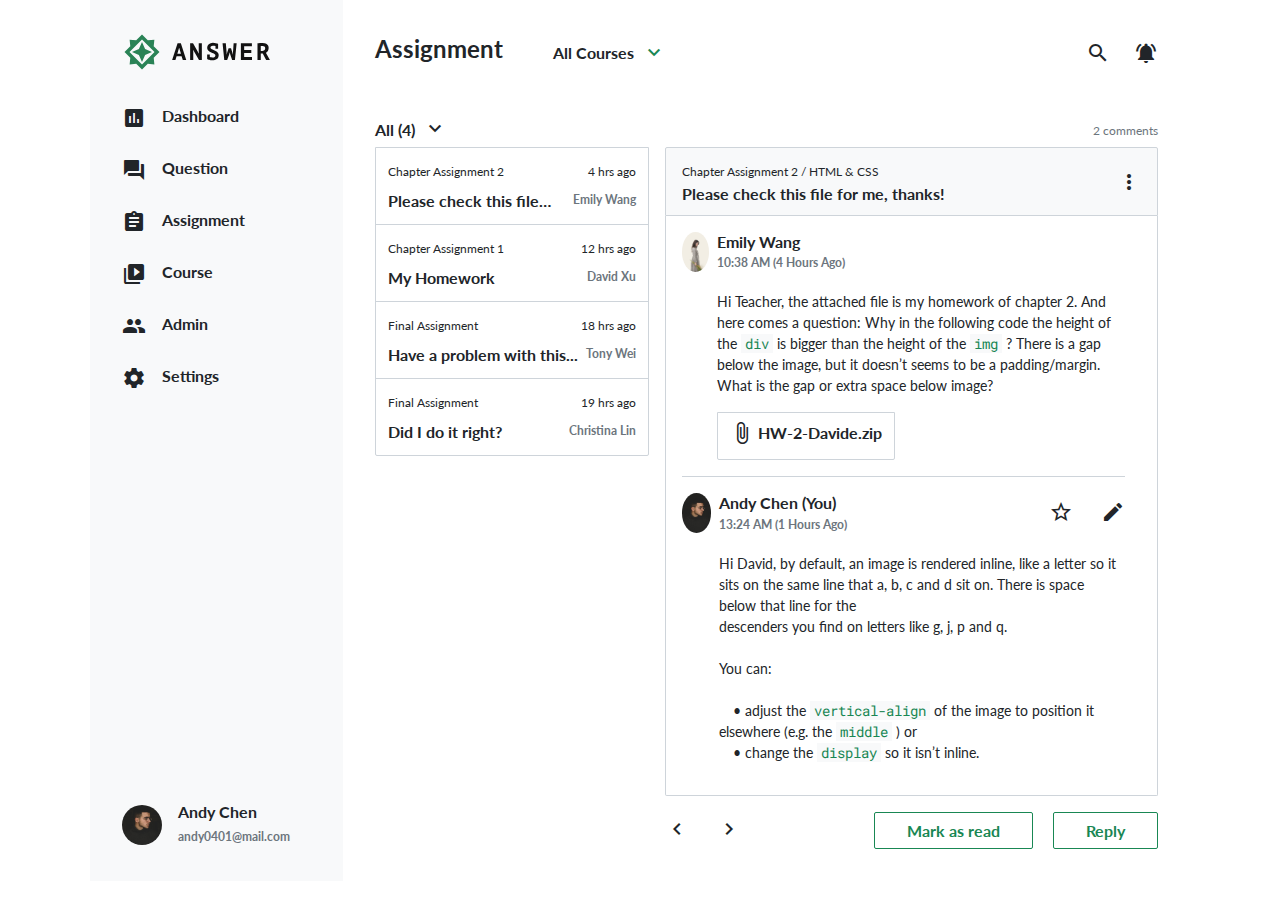
<file: index.html>
<!DOCTYPE html>
<html lang="en">
  <head>
    <!-- Required meta tags -->
    <meta charset="utf-8" />
    <meta name="viewport" content="width=device-width, initial-scale=1" />
    <link
      href="https://fonts.googleapis.com/icon?family=Material+Icons"
      rel="stylesheet"
    />
    <link
      href="https://cdn.jsdelivr.net/npm/bootstrap@5.2.0/dist/css/bootstrap.min.css"
      rel="stylesheet"
      integrity="sha384-gH2yIJqKdNHPEq0n4Mqa/HGKIhSkIHeL5AyhkYV8i59U5AR6csBvApHHNl/vI1Bx"
      crossorigin="anonymous"
    />
    <link rel="stylesheet" href="./assets/scss/all.css" />
    <title>week5 | index</title>
  </head>

  <body>
    <div class="container d-flex px-5">
      <aside
        class="d-flex flex-column justify-content-between bg-gray py-8 aside-width"
      >
        <div class="nav">
          <a class="ms-8" href="index.html">
            <img
              class="my-img"
              src="./assets/images/logo-ANSWER.svg"
              alt="logo"
            />
          </a>
          <ul class="list-unstyled mt-8">
            <li class="border-left-transparent hover-border ps-7 py-0p5">
              <a class="d-flex a-text-dark" href="#">
                <i class="material-icons"> assessment </i>
                <h2 class="text-capitalize m-0 ms-4">dashboard</h2>
              </a>
            </li>
            <li class="border-left-transparent hover-border ps-7 mt-6 py-0p5">
              <a class="d-flex a-text-dark" href="#">
                <i class="material-icons">question_answer</i>
                <h2 class="text-capitalize m-0 ms-4">question</h2>
              </a>
            </li>
            <li class="border-left-transparent hover-border ps-7 mt-6 py-0p5">
              <a class="d-flex a-text-dark" href="index.html">
                <i class="material-icons">assignment</i>
                <h2 class="text-capitalize m-0 ms-4">assignment</h2>
              </a>
            </li>
            <li class="border-left-transparent hover-border ps-7 mt-6 py-0p5">
              <a class="d-flex a-text-dark" href="#">
                <i class="material-icons">video_library</i>
                <h2 class="text-capitalize m-0 ms-4">course</h2>
              </a>
            </li>
            <li class="border-left-transparent hover-border ps-7 mt-6 py-0p5">
              <a class="d-flex a-text-dark" href="admin.html">
                <i class="material-icons">group</i>
                <h2 class="text-capitalize m-0 ms-4">admin</h2>
              </a>
            </li>
            <li class="border-left-transparent hover-border ps-7 mt-6 py-0p5">
              <a class="d-flex a-text-dark" href="#">
                <i class="material-icons">settings</i>
                <h2 class="text-capitalize m-0 ms-4">settings</h2>
              </a>
            </li>
          </ul>
        </div>
        <div class="footer d-flex align-items-center pt-90">
          <img
            class="my-img rounded-circle profile-picture ms-8"
            src="./assets/images/andychen.jpeg"
            alt="andychen"
          />
          <h2 class="text-capitalize m-0 ps-4">
            andy chen
            <a class="pt-1 text-lowercase" href="mailto:andy0401@mail.com"
              ><span>andy0401@mail.com</span></a
            >
          </h2>
        </div>
      </aside>

      <main class="pos-r">
<div class="header d-flex justify-content-between align-items-center pb-8">
  <div class="text d-flex align-items-center">
    <h1 class="text-capitalize">assignment</h1>
    <h2 class="text-capitalize m-0 ps-12">all courses</h2>
    <i class="material-icons success hover-pointer hover-pointer-tranform ms-2"
      >keyboard_arrow_down</i
    >
  </div>
  <div class="icon d-flex">
    <i class="material-icons hover-pointer hover-pointer-tranform">search</i>
    <i class="ms-6 material-icons hover-pointer hover-pointer-tranform"
      >notifications_active</i
    >
  </div>
</div>

<div class="content d-flex justify-content-between mt-3">
  <div class="mailbox mailbox-width">
    <h2 class="d-flex align-items-center text-capitalize m-0">
      All (4)
      <i class="material-icons hover-pointer hover-pointer-tranform ps-2"
        >keyboard_arrow_down</i
      >
    </h2>
    <ul
      class="list-unstyled border-gray-400 border-top-radius border-bottom-radius mt-1p5"
    >
      <li class="p-3 hover-pointer hover-bg-gray">
        <h3 class="d-flex justify-content-between text-capitalize m-0 pb-1">
          chapter assignment 2<time class="text-lowercase">4 hrs ago</time>
        </h3>
        <h2 class="d-flex justify-content-between align-items-center m-0">
          Please check this file…<span class="text-capitalize">emily wang</span>
        </h2>
      </li>
      <li class="p-3 border-top-gray-400 hover-pointer hover-bg-gray">
        <h3 class="d-flex justify-content-between text-capitalize m-0 pb-1">
          chapter assignment 1<time class="text-lowercase">12 hrs ago</time>
        </h3>
        <h2
          class="d-flex justify-content-between align-items-center m-0 text-capitalize"
        >
          my homework<span class="text-capitalize">david xu</span>
        </h2>
      </li>
      <li class="p-3 border-top-gray-400 hover-pointer hover-bg-gray">
        <h3 class="d-flex justify-content-between text-capitalize m-0 pb-1">
          final assignment<time class="text-lowercase">18 hrs ago</time>
        </h3>
        <h2 class="d-flex justify-content-between align-items-center m-0">
          Have a problem with this...<span class="text-capitalize"
            >tony wei</span
          >
        </h2>
      </li>
      <li class="p-3 border-top-gray-400 hover-pointer hover-bg-gray">
        <h3 class="d-flex justify-content-between text-capitalize m-0 pb-1">
          final assignment<time class="text-lowercase">19 hrs ago</time>
        </h3>
        <h2 class="d-flex justify-content-between align-items-center m-0">
          Did I do it right?<span class="text-capitalize">christina lin</span>
        </h2>
      </li>
    </ul>
  </div>
  <div class="email email-width">
    <div class="comment-numbers text-end">
      <span>2 comments</span>
    </div>
    <div class="mail-content mt-1">
      <div
        class="title d-flex justify-content-between align-items-center py-3 px-4 bg-gray border-gray-400 border-top-radius"
      >
        <div class="title-text">
          <h3 class="m-0">Chapter Assignment 2 / HTML & CSS</h3>
          <h2 class="m-0">Please check this file for me, thanks!</h2>
        </div>
        <i class="material-icons hover-pointer hover-pointer-tranform"
          >more_vert</i
        >
      </div>
      <ul
        class="list-unstyled py-4 ps-4 pe-8 border-3sides-gray-400 border-bottom-radius"
      >
        <li class="d-flex mail-content-gap">
          <div class="content-img mail-img-emily-width">
            <img
              class="my-img profile-picture rounded-circle"
              src="./assets/images/emilywang.jpeg"
              alt="Emily Wang"
            />
          </div>
          <div class="content-text">
            <h2 class="text-capitalize m-0">
              emily wang<span class="d-block">10:38 AM (4 hours ago)</span>
            </h2>
            <p>
              Hi Teacher, the attached file is my homework of chapter 2. And
              here comes a question: Why in the following code the height of the
              <mark>div</mark> is bigger than the height of the
              <mark>img</mark> ? There is a gap below the image, but it doesn’t
              seems to be a padding/margin. What is the gap or extra space below
              image?
            </p>
            <div
              class="attachment d-inline-block align-items-center py-2 px-3 border-gray-400 border-top-radius border-bottom-radius hover-bg-gray hover-pointer"
            >
              <i class="material-icons">attach_file</i>
              <h2 class="d-inline-block m-0 align-super">HW-2-Davide.zip</h2>
            </div>
          </div>
        </li>
        <li class="d-flex mail-content-gap mt-4 pt-4 border-top-gray-400">
          <div class="content-img mail-img-andy-width">
            <img
              class="my-img profile-picture rounded-circle"
              src="./assets/images/andychen.jpeg"
              alt="Emily Wang"
            />
          </div>
          <div class="content-text">
            <div class="info d-flex justify-content-between align-items-center">
              <div class="text">
                <h2 class="text-capitalize m-0">
                  andy chen (you)<span class="d-block"
                    >13:24 AM (1 hours ago)</span
                  >
                </h2>
              </div>
              <div class="icon">
                <i class="material-icons hover-pointer hover-pointer-tranform"
                  >star_border</i
                >
                <i
                  class="material-icons hover-pointer hover-pointer-tranform ms-6"
                  >edit</i
                >
              </div>
            </div>
            <p>
              Hi David, by default, an image is rendered inline, like a letter
              so it sits on the same line that a, b, c and d sit on. There is
              space below that line for the<br />descenders you find on letters
              like g, j, p and q.<br /><br />You can:<br /><br />　• adjust the
              <mark>vertical-align</mark> of the image to position it elsewhere
              (e.g. the <mark>middle</mark> ) or<br />　• change the
              <mark>display</mark> so it isn’t inline.
            </p>
          </div>
        </li>
      </ul>
      <div
        class="btn-block d-flex justify-content-between align-items-center mt-4"
      >
        <div class="icon">
          <i
            class="material-icons hover-pointer hover-pointer-tranform align-text-bottom"
            >chevron_left</i
          >
          <i
            class="material-icons hover-pointer hover-pointer-tranform align-text-bottom ms-6"
            >navigate_next</i
          >
        </div>
        <div class="functional-btn">
          <button>
            <a class="btn-a-link" href="#">Mark as read</a>
          </button>
          <button class="ms-4">
            <a class="btn-a-link" href="reply.html">Reply</a>
          </button>
        </div>
      </div>
    </div>
  </div>
</div>
</main>
    </div>
    <script
      src="https://cdn.jsdelivr.net/npm/bootstrap@5.2.0/dist/js/bootstrap.bundle.min.js"
      integrity="sha384-A3rJD856KowSb7dwlZdYEkO39Gagi7vIsF0jrRAoQmDKKtQBHUuLZ9AsSv4jD4Xa"
      crossorigin="anonymous"
    ></script>
    <script src="./assets/js/vendors.js"></script>
    <script src="./assets/js/all.js"></script>
  </body>
</html>
</file>
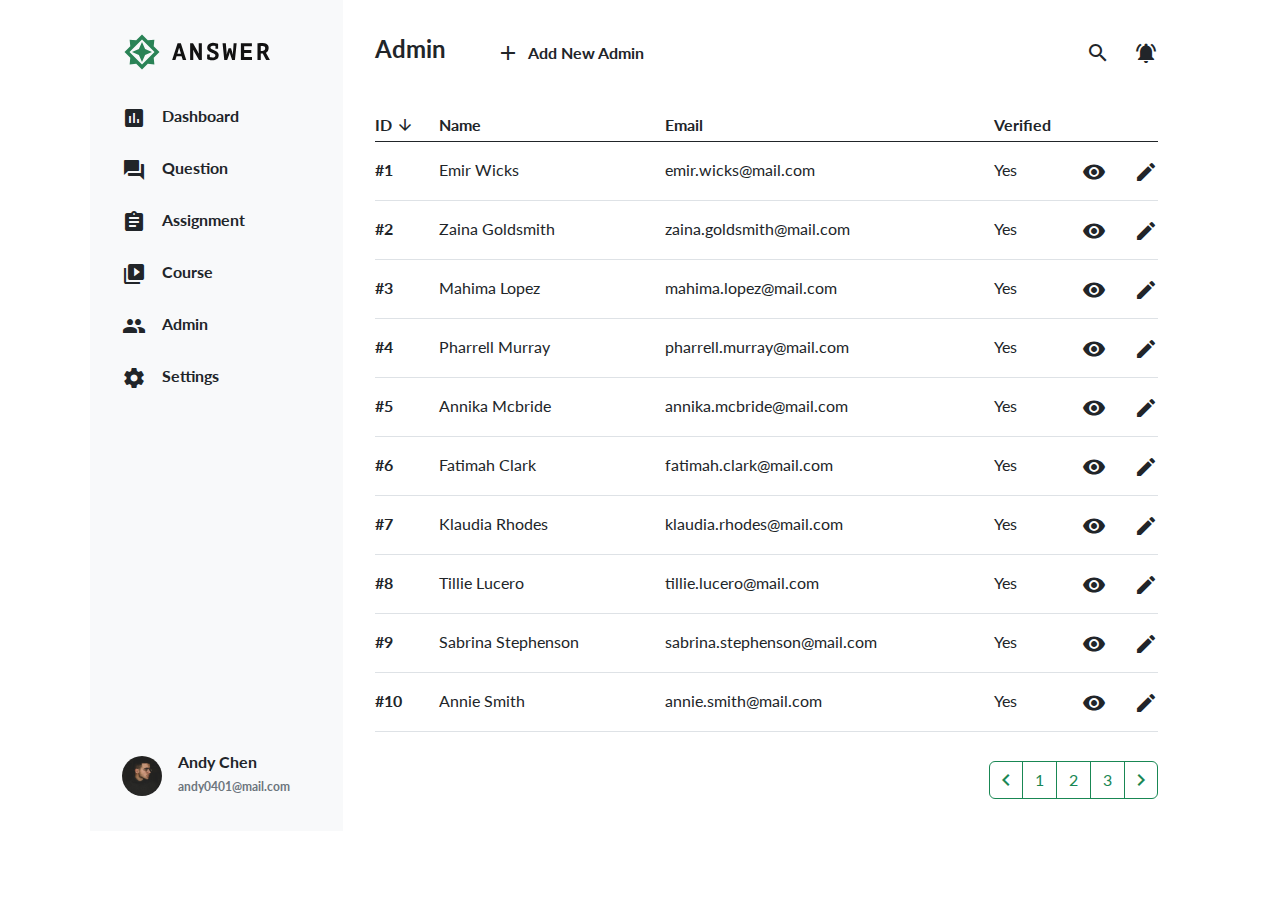
<file: admin.html>
<!DOCTYPE html>
<html lang="en">
  <head>
    <!-- Required meta tags -->
    <meta charset="utf-8" />
    <meta name="viewport" content="width=device-width, initial-scale=1" />
    <link
      href="https://fonts.googleapis.com/icon?family=Material+Icons"
      rel="stylesheet"
    />
    <link
      href="https://cdn.jsdelivr.net/npm/bootstrap@5.2.0/dist/css/bootstrap.min.css"
      rel="stylesheet"
      integrity="sha384-gH2yIJqKdNHPEq0n4Mqa/HGKIhSkIHeL5AyhkYV8i59U5AR6csBvApHHNl/vI1Bx"
      crossorigin="anonymous"
    />
    <link rel="stylesheet" href="./assets/scss/all.css" />
    <title>week5 | admin</title>
  </head>

  <body>
    <div class="container d-flex px-5">
      <aside
        class="d-flex flex-column justify-content-between bg-gray py-8 aside-width"
      >
        <div class="nav">
          <a class="ms-8" href="index.html">
            <img
              class="my-img"
              src="./assets/images/logo-ANSWER.svg"
              alt="logo"
            />
          </a>
          <ul class="list-unstyled mt-8">
            <li class="border-left-transparent hover-border ps-7 py-0p5">
              <a class="d-flex a-text-dark" href="#">
                <i class="material-icons"> assessment </i>
                <h2 class="text-capitalize m-0 ms-4">dashboard</h2>
              </a>
            </li>
            <li class="border-left-transparent hover-border ps-7 mt-6 py-0p5">
              <a class="d-flex a-text-dark" href="#">
                <i class="material-icons">question_answer</i>
                <h2 class="text-capitalize m-0 ms-4">question</h2>
              </a>
            </li>
            <li class="border-left-transparent hover-border ps-7 mt-6 py-0p5">
              <a class="d-flex a-text-dark" href="index.html">
                <i class="material-icons">assignment</i>
                <h2 class="text-capitalize m-0 ms-4">assignment</h2>
              </a>
            </li>
            <li class="border-left-transparent hover-border ps-7 mt-6 py-0p5">
              <a class="d-flex a-text-dark" href="#">
                <i class="material-icons">video_library</i>
                <h2 class="text-capitalize m-0 ms-4">course</h2>
              </a>
            </li>
            <li class="border-left-transparent hover-border ps-7 mt-6 py-0p5">
              <a class="d-flex a-text-dark" href="admin.html">
                <i class="material-icons">group</i>
                <h2 class="text-capitalize m-0 ms-4">admin</h2>
              </a>
            </li>
            <li class="border-left-transparent hover-border ps-7 mt-6 py-0p5">
              <a class="d-flex a-text-dark" href="#">
                <i class="material-icons">settings</i>
                <h2 class="text-capitalize m-0 ms-4">settings</h2>
              </a>
            </li>
          </ul>
        </div>
        <div class="footer d-flex align-items-center pt-90">
          <img
            class="my-img rounded-circle profile-picture ms-8"
            src="./assets/images/andychen.jpeg"
            alt="andychen"
          />
          <h2 class="text-capitalize m-0 ps-4">
            andy chen
            <a class="pt-1 text-lowercase" href="mailto:andy0401@mail.com"
              ><span>andy0401@mail.com</span></a
            >
          </h2>
        </div>
      </aside>

      <main class="pos-r">
<div class="header d-flex justify-content-between align-items-center pb-8">
  <div class="text d-flex align-items-center">
    <h1 class="text-capitalize">admin</h1>
    <!-- Button trigger modal -->
    <i
      class="material-icons hover-pointer hover-pointer-tranform ms-12"
      data-bs-toggle="modal"
      data-bs-target="#exampleModal"
      >add</i
    >

    <!-- Modal -->
    <div
      class="modal fade"
      id="exampleModal"
      tabindex="-1"
      aria-labelledby="exampleModalLabel"
      aria-hidden="true"
    >
      <div
        class="modal-dialog modal-dialog-centered modal-lg modal-add-admin-width"
      >
        <div class="modal-content">
          <div class="modal-header mx-8 p-0 py-8 border-none">
            <h5 class="modal-title fw-bold" id="exampleModalLabel">
              New Admin
            </h5>
            <button
              type="button"
              class="btn-close"
              data-bs-dismiss="modal"
              aria-label="Close"
            ></button>
          </div>
          <div class="modal-body p-0 px-8">
            <h6 class="mb-4 fw-bold">Account</h6>
            <div class="mb-3">
              <label for="exampleFormControlInput1" class="form-label"
                >Name</label
              >
              <input
                type="email"
                class="form-control"
                id="exampleFormControlInput1"
              />
            </div>
            <div class="mb-6">
              <label for="exampleFormControlTextarea1" class="form-label"
                >Email</label
              >
              <input
                type="email"
                class="form-control"
                id="exampleFormControlInput1"
              />
            </div>
            <h6 class="mb-4 mt-6 pt-6 border-top-gray-400 fw-bold">
              Verification
            </h6>
            <div class="mb-3">
              <label for="exampleFormControlInput1" class="form-label fw-bold">
                <i class="material-icons m-0 align-text-bottom danger me-2"
                  >warning</i
                >
                Unverified
              </label>
              <button
                type="button"
                class="btn btn-outline-success text-capitalize d-block py-4 w-100 border-gray-400 fw-bold"
              >
                send verification mail
              </button>
            </div>
            <h6 class="mb-4 mt-6 pt-6 border-top-gray-400 fw-bold">
              Access Level
            </h6>
            <select
              class="form-select py-4 ps-4 text-gray-600"
              aria-label="Default select example"
            >
              <option selected>-Choose access level-</option>
              <option value="1">One</option>
              <option value="2">Two</option>
              <option value="3">Three</option>
            </select>
            <h6 class="mb-4 mt-6 pt-6 border-top-gray-400 fw-bold">
              Custom Access
            </h6>
            <div class="checkbox-list">
              <div class="form-check">
                <input
                  class="form-check-input"
                  type="checkbox"
                  value=""
                  id="lecture"
                />
                <label class="form-check-label" for="lecture"> Lecture </label>
              </div>
              <div class="form-check">
                <input
                  class="form-check-input"
                  type="checkbox"
                  value=""
                  id="coupon"
                />
                <label class="form-check-label" for="coupon"> Coupon </label>
              </div>
              <div class="form-check">
                <input
                  class="form-check-input"
                  type="checkbox"
                  value=""
                  id="message"
                />
                <label class="form-check-label" for="message"> Message </label>
              </div>
              <div class="form-check">
                <input
                  class="form-check-input"
                  type="checkbox"
                  value=""
                  id="setting"
                />
                <label class="form-check-label" for="setting"> Setting </label>
              </div>
              <div class="form-check">
                <input
                  class="form-check-input"
                  type="checkbox"
                  value=""
                  id="task-menu"
                />
                <label class="form-check-label" for="task-menu">
                  Task Menu
                </label>
              </div>
            </div>
          </div>
          <div class="modal-footer p-0 mt-12 border-none pb-4 pe-8">
            <button
              type="button"
              class="btn btn-outline-success py-2 m-0 px-8 border-radius"
            >
              Cancel
            </button>
            <button
              type="button"
              class="btn btn-outline-success py-2 m-0 ms-4 px-8 border-radius"
            >
              Add
            </button>
          </div>
        </div>
      </div>
    </div>
    <h2 class="text-capitalize m-0 ms-2">add new admin</h2>
  </div>
  <div class="icon d-flex">
    <i class="material-icons hover-pointer hover-pointer-tranform">search</i>
    <i class="ms-6 material-icons hover-pointer hover-pointer-tranform"
      >notifications_active</i
    >
  </div>
</div>

<table class="table table-hover">
  <thead>
    <tr class="border-bottom-black-900">
      <th class="p-0 pt-2 pb-1" scope="col">
        ID<i
          class="material-icons fs-18 align-text-bottom ps-1 hover-pointer hover-pointer-tranform"
          >arrow_downward</i
        >
      </th>
      <th class="p-0 pt-2 pb-1 ps-2" scope="col">Name</th>
      <th class="p-0 pt-2 pb-1 ps-2" scope="col">Email</th>
      <th class="p-0 pt-2 pb-1 ps-2" scope="col">Verified</th>
    </tr>
  </thead>
  <tbody>
    <tr>
      <th class="py-4 ps-0" scope="row">#1</th>
      <td class="text-capitalize py-4">emir wicks</td>
      <td class="py-4">emir.wicks@mail.com</td>
      <td class="py-4">
        Yes
        <div class="icons d-inline-block transform-80">
          <!-- <i class="material-icons align-middle ps">visibility</i> -->

          <!-- Button trigger modal -->
          <!-- 表格內就不行-profile -->
          <i
            class="material-icons hover-pointer hover-pointer-tranform align-middle"
            data-bs-toggle="modal"
            data-bs-target="#profile"
          >
            visibility
          </i>
          <!-- Modal -->
          <!-- <div
            class="modal fade"
            id="profile"
            tabindex="-1"
            aria-labelledby="exampleModalLabel"
            aria-hidden="true"
          >
            <div class="modal-dialog modal-dialog-centered">
              <div class="modal-content">
                <div class="modal-body d-flex p-8">
                  <img
                    class="my-img modal-info-img-width object-fit-cover"
                    src="./assets/images/emir.jpeg"
                    alt="emir"
                  />
                  <div class="modal-body-width modal-info-text-width ms-6">
                    <div class="header d-flex justify-content-between mb-0p18">
                      <div class="text">
                        <p class="m-0">#1</p>
                      </div>
                      <div class="icon">
                        <i
                          class="material-icons hover-pointer"
                          data-bs-dismiss="modal"
                          >close</i
                        >
                      </div>
                    </div>
                    <p class="m-0">Admin</p>
                    <h1>Emir Wicks</h1>
                    <a class="d-block" href="mailto:emir.wicks@mail.com"
                      ><span class="hover-underline"
                        >emir.wicks@mail.com</span
                      ></a
                    >
                    <div class="accordion" id="accordionExample">
                      <div class="accordion-item border-none">
                        <h2 class="accordion-header" id="headingOne">
                          <button
                            class="accordion-button bg-white text-dark"
                            type="button"
                            data-bs-toggle="collapse"
                            data-bs-target="#collapseOne"
                            aria-expanded="true"
                            aria-controls="collapseOne"
                          >
                            Verified
                          </button>
                        </h2>
                        <div
                          id="collapseOne"
                          class="accordion-collapse collapse show"
                          aria-labelledby="headingOne"
                          data-bs-parent="#accordionExample"
                        >
                          <div class="accordion-body d-flex">
                            <button
                              type="button"
                              class="btn btn-outline-danger py-2 px-8"
                            >
                              Deactivate
                            </button>
                            <button
                              type="button"
                              class="btn btn-outline-success py-2 px-8 ms-4"
                            >
                              Edit
                            </button>
                          </div>
                        </div>
                      </div>
                    </div>
                  </div>
                </div>
              </div>
            </div>
          </div> -->

          <!-- <i class="material-icons ps-6 align-middle">edit</i> -->

          <!-- Button trigger modal -->
          <!-- 表格內就不行-edit -->
          <i
            class="material-icons hover-pointer hover-pointer-tranform ps-6 align-middle"
            data-bs-toggle="modal"
            data-bs-target="#edit"
            >edit</i
          >
          <!-- Modal -->
          <!-- <div
            class="modal fade"
            id="edit"
            tabindex="-1"
            aria-labelledby="exampleModalLabel"
            aria-hidden="true"
          >
            <div
              class="modal-dialog modal-dialog-centered modal-lg modal-add-admin-width"
            >
              <div class="modal-content">
                <div class="modal-header mx-8 p-0 py-8 border-none">
                  <h5 class="modal-title fw-bold" id="exampleModalLabel">
                    Edit Admin
                  </h5>
                  <button
                    type="button"
                    class="btn-close"
                    data-bs-dismiss="modal"
                    aria-label="Close"
                  ></button>
                </div>
                <div class="modal-body p-0 px-8">
                  <h6 class="mb-4 fw-bold">Account</h6>
                  <div class="mb-3">
                    <label for="disabledTextInput" class="form-label"
                      >Name</label
                    >
                    <input
                      type="text"
                      id="disabledTextInput"
                      class="form-control bg-gray border-none p-4 text-dark"
                      placeholder="Emir Wicks"
                      disabled
                    />
                  </div>
                  <div class="mb-3">
                    <label for="disabledTextInput" class="form-label"
                      >Email</label
                    >
                    <input
                      type="text"
                      id="disabledTextInput"
                      class="form-control bg-gray border-none p-4"
                      placeholder="emir.wicks@mail.com"
                      disabled
                    />
                  </div>
                  <h6 class="mb-4 mt-6 pt-6 border-top-gray-400 fw-bold">
                    Verification
                  </h6>
                  <div class="mb-3">
                    <div class="verified d-flex justify-content-between">
                      <label
                        for="exampleFormControlInput1"
                        class="form-label fw-bold"
                      >
                        <i
                          class="material-icons m-0 align-text-bottom success me-2"
                          >check_circle</i
                        >
                        Verified
                      </label>
                      <time>2020/4/12</time>
                    </div>
                    <button
                      type="button"
                      class="btn btn-primary d-block w-100 py-4 text-muted bg-white border-gray-400-important"
                      disabled
                      data-bs-toggle="button"
                      autocomplete="off"
                    >
                      Send Verification Mail
                    </button>
                  </div>
                  <h6 class="mb-4 mt-6 pt-6 border-top-gray-400 fw-bold">
                    Access Level
                  </h6>
                  <select
                    class="form-select py-4 ps-4 text-dark border-black"
                    aria-label="Default select example"
                  >
                    <option selected>Admin</option>
                    <option value="1">One</option>
                    <option value="2">Two</option>
                    <option value="3">Three</option>
                  </select>
                  <h6 class="mb-4 mt-6 pt-6 border-top-gray-400 fw-bold">
                    Custom Access
                  </h6>
                  <div class="checkbox-list">
                    <div class="form-check">
                      <input
                        class="form-check-input"
                        type="checkbox"
                        value=""
                        id="lecture"
                      />
                      <label class="form-check-label" for="lecture">
                        Lecture
                      </label>
                    </div>
                    <div class="form-check">
                      <input
                        class="form-check-input"
                        type="checkbox"
                        value=""
                        id="coupon"
                      />
                      <label class="form-check-label" for="coupon">
                        Coupon
                      </label>
                    </div>
                    <div class="form-check">
                      <input
                        class="form-check-input"
                        type="checkbox"
                        value=""
                        id="message"
                      />
                      <label class="form-check-label" for="message">
                        Message
                      </label>
                    </div>
                    <div class="form-check">
                      <input
                        class="form-check-input"
                        type="checkbox"
                        value=""
                        id="setting"
                      />
                      <label class="form-check-label" for="setting">
                        Setting
                      </label>
                    </div>
                    <div class="form-check">
                      <input
                        class="form-check-input"
                        type="checkbox"
                        value=""
                        id="task-menu"
                      />
                      <label class="form-check-label" for="task-menu">
                        Task Menu
                      </label>
                    </div>
                  </div>
                  <h6 class="mb-4 mt-6 pt-6 border-top-gray-400 fw-bold">
                    Deactivate Account
                  </h6>
                  <div class="mb-3">
                    <div class="verified d-flex justify-content-between">
                      <label
                        for="exampleFormControlInput1"
                        class="form-label fw-bold"
                      >
                        <i
                          class="material-icons m-0 align-text-bottom danger me-2"
                          >warning</i
                        >
                        This cannot be undone!
                      </label>
                    </div>
                    <button
                      type="button"
                      class="btn btn-outline-danger d-block w-100 py-4"
                    >
                      Deactivate This Account
                    </button>
                  </div>
                </div>
                <div class="modal-footer p-0 mt-12 border-none pb-4 pe-8">
                  <button
                    type="button"
                    class="btn btn-outline-success py-2 m-0 px-8 border-radius"
                  >
                    Cancel
                  </button>
                  <button
                    type="button"
                    class="btn btn-outline-success py-2 m-0 ms-4 px-8 border-radius"
                  >
                    Update
                  </button>
                </div>
              </div>
            </div>
          </div> -->
        </div>
      </td>
    </tr>
    <tr>
      <th class="py-4 ps-0" scope="row">#2</th>
      <td class="text-capitalize py-4">zaina goldsmith</td>
      <td class="py-4">zaina.goldsmith@mail.com</td>
      <td class="py-4">
        Yes
        <div class="icons d-inline-block transform-80">
          <i class="material-icons align-middle ps">visibility</i>
          <i class="material-icons ps-6 align-middle">edit</i>
        </div>
      </td>
    </tr>
    <tr>
      <th class="py-4 ps-0" scope="row">#3</th>
      <td class="text-capitalize py-4">mahima lopez</td>
      <td class="py-4">mahima.lopez@mail.com</td>
      <td class="py-4">
        Yes
        <div class="icons d-inline-block transform-80">
          <i class="material-icons align-middle ps">visibility</i>
          <i class="material-icons ps-6 align-middle">edit</i>
        </div>
      </td>
    </tr>
    <tr>
      <th class="py-4 ps-0" scope="row">#4</th>
      <td class="text-capitalize py-4">pharrell murray</td>
      <td class="py-4">pharrell.murray@mail.com</td>
      <td class="py-4">
        Yes
        <div class="icons d-inline-block transform-80">
          <i class="material-icons align-middle ps">visibility</i>
          <i class="material-icons ps-6 align-middle">edit</i>
        </div>
      </td>
    </tr>
    <tr>
      <th class="py-4 ps-0" scope="row">#5</th>
      <td class="text-capitalize py-4">annika mcbride</td>
      <td class="py-4">annika.mcbride@mail.com</td>
      <td class="py-4">
        Yes
        <div class="icons d-inline-block transform-80">
          <i class="material-icons align-middle ps">visibility</i>
          <i class="material-icons ps-6 align-middle">edit</i>
        </div>
      </td>
    </tr>
    <tr>
      <th class="py-4 ps-0" scope="row">#6</th>
      <td class="text-capitalize py-4">fatimah clark</td>
      <td class="py-4">fatimah.clark@mail.com</td>
      <td class="py-4">
        Yes
        <div class="icons d-inline-block transform-80">
          <i class="material-icons align-middle ps">visibility</i>
          <i class="material-icons ps-6 align-middle">edit</i>
        </div>
      </td>
    </tr>
    <tr>
      <th class="py-4 ps-0" scope="row">#7</th>
      <td class="text-capitalize py-4">klaudia rhodes</td>
      <td class="py-4">klaudia.rhodes@mail.com</td>
      <td class="py-4">
        Yes
        <div class="icons d-inline-block transform-80">
          <i class="material-icons align-middle ps">visibility</i>
          <i class="material-icons ps-6 align-middle">edit</i>
        </div>
      </td>
    </tr>
    <tr>
      <th class="py-4 ps-0" scope="row">#8</th>
      <td class="text-capitalize py-4">tillie lucero</td>
      <td class="py-4">tillie.lucero@mail.com</td>
      <td class="py-4">
        Yes
        <div class="icons d-inline-block transform-80">
          <i class="material-icons align-middle ps">visibility</i>
          <i class="material-icons ps-6 align-middle">edit</i>
        </div>
      </td>
    </tr>
    <tr>
      <th class="py-4 ps-0" scope="row">#9</th>
      <td class="text-capitalize py-4">sabrina stephenson</td>
      <td class="py-4">sabrina.stephenson@mail.com</td>
      <td class="py-4">
        Yes
        <div class="icons d-inline-block transform-80">
          <i class="material-icons align-middle ps">visibility</i>
          <i class="material-icons ps-6 align-middle">edit</i>
        </div>
      </td>
    </tr>
    <tr>
      <th class="py-4 ps-0" scope="row">#10</th>
      <td class="text-capitalize py-4">annie smith</td>
      <td class="py-4">annie.smith@mail.com</td>
      <td class="py-4">
        Yes
        <div class="icons d-inline-block transform-80">
          <i class="material-icons align-middle ps">visibility</i>
          <i class="material-icons ps-6 align-middle">edit</i>
        </div>
      </td>
    </tr>
  </tbody>
</table>

<div
  class="btn-group pos-a-page"
  role="group"
  aria-label="Basic outlined example"
>
  <button type="button" class="btn btn-outline-success p-1">
    <i class="material-icons align-bottom">chevron_left</i>
  </button>
  <button type="button" class="btn btn-outline-success">1</button>
  <button type="button" class="btn btn-outline-success">2</button>
  <button type="button" class="btn btn-outline-success">3</button>
  <button type="button" class="btn btn-outline-success p-1">
    <i class="material-icons align-bottom">chevron_right</i>
  </button>
</div>
<!-- Button trigger modal -->
<!-- 表格內就不行-profile -->
<!-- <i
  class="material-icons hover-pointer"
  data-bs-toggle="modal"
  data-bs-target="#profile"
>
  visibility
</i> -->

<!-- Modal -->
<div
  class="modal fade"
  id="profile"
  tabindex="-1"
  aria-labelledby="exampleModalLabel"
  aria-hidden="true"
>
  <div class="modal-dialog modal-dialog-centered">
    <div class="modal-content">
      <div class="modal-body d-flex p-8">
        <img
          class="my-img modal-info-img-width object-fit-cover"
          src="./assets/images/emir.jpeg"
          alt="emir"
        />
        <div class="modal-body-width modal-info-text-width ms-6">
          <div class="header d-flex justify-content-between mb-0p18">
            <div class="text">
              <p class="m-0">#1</p>
            </div>
            <div class="icon">
              <i class="material-icons hover-pointer" data-bs-dismiss="modal"
                >close</i
              >
            </div>
          </div>
          <p class="m-0">Admin</p>
          <h1>Emir Wicks</h1>
          <a class="d-block" href="mailto:emir.wicks@mail.com"
            ><span class="hover-underline">emir.wicks@mail.com</span></a
          >
          <div class="accordion" id="accordionExample">
            <div class="accordion-item border-none">
              <h2 class="accordion-header" id="headingOne">
                <button
                  class="accordion-button bg-white text-dark"
                  type="button"
                  data-bs-toggle="collapse"
                  data-bs-target="#collapseOne"
                  aria-expanded="true"
                  aria-controls="collapseOne"
                >
                  Verified
                </button>
              </h2>
              <div
                id="collapseOne"
                class="accordion-collapse collapse show"
                aria-labelledby="headingOne"
                data-bs-parent="#accordionExample"
              >
                <div class="accordion-body d-flex">
                  <button
                    type="button"
                    class="btn btn-outline-danger py-2 px-8"
                  >
                    Deactivate
                  </button>
                  <button
                    type="button"
                    class="btn btn-outline-success py-2 px-8 ms-4"
                  >
                    Edit
                  </button>
                </div>
              </div>
            </div>
          </div>
        </div>
      </div>
    </div>
  </div>
</div>
<!-- Button trigger modal -->
<!-- 表格內就不行-edit -->
<!-- <i
  class="material-icons hover-pointer hover-pointer-tranform ps-6 align-middle"
  data-bs-toggle="modal"
  data-bs-target="#edit"
  >edit</i
> -->
<!-- Modal -->
<div
  class="modal fade"
  id="edit"
  tabindex="-1"
  aria-labelledby="exampleModalLabel"
  aria-hidden="true"
>
  <div
    class="modal-dialog modal-dialog-centered modal-lg modal-add-admin-width"
  >
    <div class="modal-content">
      <div class="modal-header mx-8 p-0 py-8 border-none">
        <h5 class="modal-title fw-bold" id="exampleModalLabel">Edit Admin</h5>
        <button
          type="button"
          class="btn-close"
          data-bs-dismiss="modal"
          aria-label="Close"
        ></button>
      </div>
      <div class="modal-body p-0 px-8">
        <h6 class="mb-4 fw-bold">Account</h6>
        <div class="mb-3">
          <label for="disabledTextInput" class="form-label">Name</label>
          <input
            type="text"
            id="disabledTextInput"
            class="form-control bg-gray border-none p-4 text-dark"
            placeholder="Emir Wicks"
            disabled
          />
        </div>
        <div class="mb-3">
          <label for="disabledTextInput" class="form-label">Email</label>
          <input
            type="text"
            id="disabledTextInput"
            class="form-control bg-gray border-none p-4"
            placeholder="emir.wicks@mail.com"
            disabled
          />
        </div>
        <h6 class="mb-4 mt-6 pt-6 border-top-gray-400 fw-bold">Verification</h6>
        <div class="mb-3">
          <div class="verified d-flex justify-content-between">
            <label for="exampleFormControlInput1" class="form-label fw-bold">
              <i class="material-icons m-0 align-text-bottom success me-2"
                >check_circle</i
              >
              Verified
            </label>
            <time>2020/4/12</time>
          </div>
          <button
            type="button"
            class="btn btn-primary d-block w-100 py-4 text-muted bg-white border-gray-400-important"
            disabled
            data-bs-toggle="button"
            autocomplete="off"
          >
            Send Verification Mail
          </button>
        </div>
        <h6 class="mb-4 mt-6 pt-6 border-top-gray-400 fw-bold">Access Level</h6>
        <select
          class="form-select py-4 ps-4 text-dark border-black"
          aria-label="Default select example"
        >
          <option selected>Admin</option>
          <option value="1">One</option>
          <option value="2">Two</option>
          <option value="3">Three</option>
        </select>
        <h6 class="mb-4 mt-6 pt-6 border-top-gray-400 fw-bold">
          Custom Access
        </h6>
        <div class="checkbox-list">
          <div class="form-check">
            <input
              class="form-check-input"
              type="checkbox"
              value=""
              id="lecture"
            />
            <label class="form-check-label" for="lecture"> Lecture </label>
          </div>
          <div class="form-check">
            <input
              class="form-check-input"
              type="checkbox"
              value=""
              id="coupon"
            />
            <label class="form-check-label" for="coupon"> Coupon </label>
          </div>
          <div class="form-check">
            <input
              class="form-check-input"
              type="checkbox"
              value=""
              id="message"
            />
            <label class="form-check-label" for="message"> Message </label>
          </div>
          <div class="form-check">
            <input
              class="form-check-input"
              type="checkbox"
              value=""
              id="setting"
            />
            <label class="form-check-label" for="setting"> Setting </label>
          </div>
          <div class="form-check">
            <input
              class="form-check-input"
              type="checkbox"
              value=""
              id="task-menu"
            />
            <label class="form-check-label" for="task-menu"> Task Menu </label>
          </div>
        </div>
        <h6 class="mb-4 mt-6 pt-6 border-top-gray-400 fw-bold">
          Deactivate Account
        </h6>
        <div class="mb-3">
          <div class="verified d-flex justify-content-between">
            <label for="exampleFormControlInput1" class="form-label fw-bold">
              <i class="material-icons m-0 align-text-bottom danger me-2"
                >warning</i
              >
              This cannot be undone!
            </label>
          </div>
          <button
            type="button"
            class="btn btn-outline-danger d-block w-100 py-4"
          >
            Deactivate This Account
          </button>
        </div>
      </div>
      <div class="modal-footer p-0 mt-12 border-none pb-4 pe-8">
        <button
          type="button"
          class="btn btn-outline-success py-2 m-0 px-8 border-radius"
        >
          Cancel
        </button>
        <button
          type="button"
          class="btn btn-outline-success py-2 m-0 ms-4 px-8 border-radius"
        >
          Update
        </button>
      </div>
    </div>
  </div>
</div>
</main>
    </div>
    <script
      src="https://cdn.jsdelivr.net/npm/bootstrap@5.2.0/dist/js/bootstrap.bundle.min.js"
      integrity="sha384-A3rJD856KowSb7dwlZdYEkO39Gagi7vIsF0jrRAoQmDKKtQBHUuLZ9AsSv4jD4Xa"
      crossorigin="anonymous"
    ></script>
    <script src="./assets/js/vendors.js"></script>
    <script src="./assets/js/all.js"></script>
  </body>
</html>
</file>
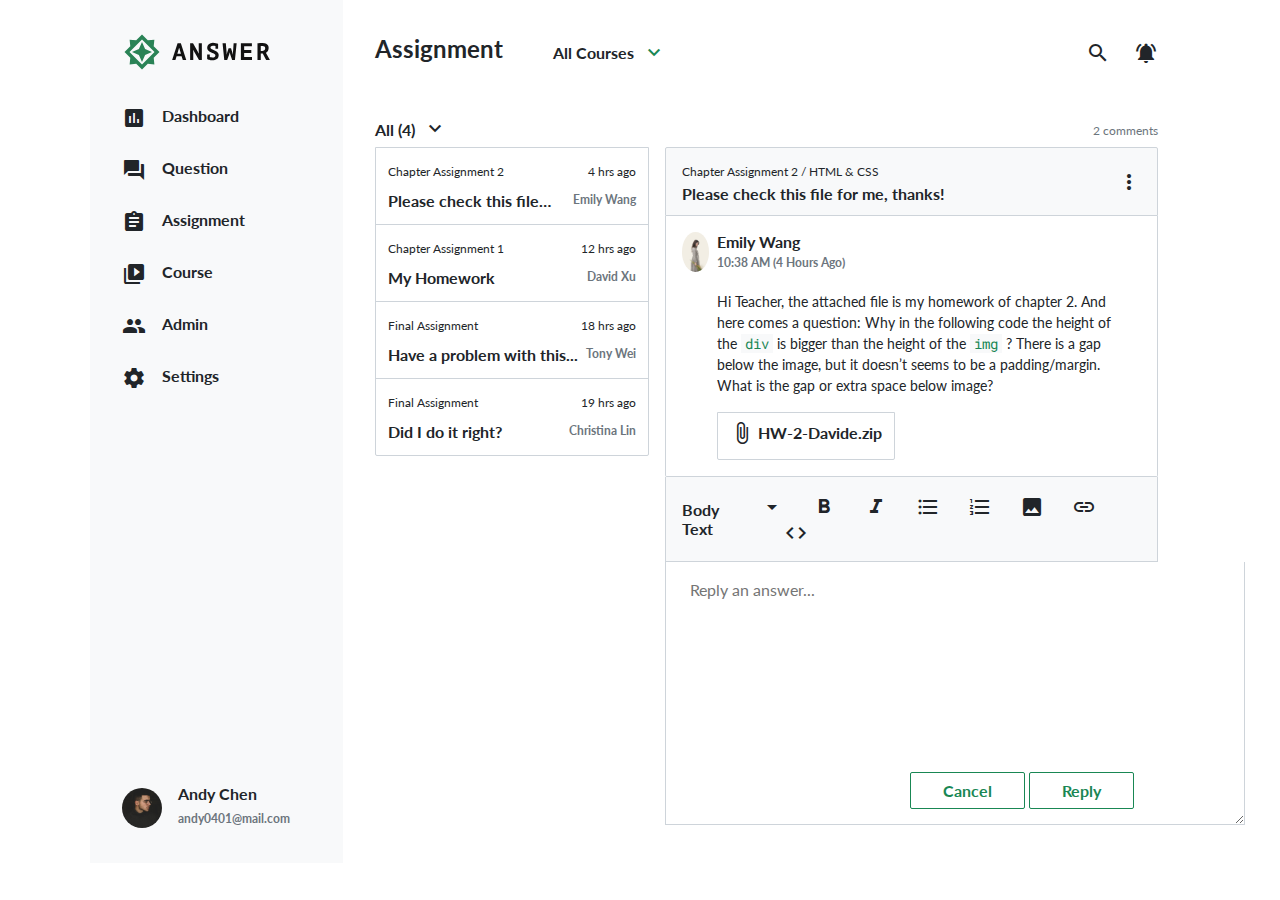
<file: reply.html>
<!DOCTYPE html>
<html lang="en">
  <head>
    <!-- Required meta tags -->
    <meta charset="utf-8" />
    <meta name="viewport" content="width=device-width, initial-scale=1" />
    <link
      href="https://fonts.googleapis.com/icon?family=Material+Icons"
      rel="stylesheet"
    />
    <link
      href="https://cdn.jsdelivr.net/npm/bootstrap@5.2.0/dist/css/bootstrap.min.css"
      rel="stylesheet"
      integrity="sha384-gH2yIJqKdNHPEq0n4Mqa/HGKIhSkIHeL5AyhkYV8i59U5AR6csBvApHHNl/vI1Bx"
      crossorigin="anonymous"
    />
    <link rel="stylesheet" href="./assets/scss/all.css" />
    <title>week5 | reply</title>
  </head>

  <body>
    <div class="container d-flex px-5">
      <aside
        class="d-flex flex-column justify-content-between bg-gray py-8 aside-width"
      >
        <div class="nav">
          <a class="ms-8" href="index.html">
            <img
              class="my-img"
              src="./assets/images/logo-ANSWER.svg"
              alt="logo"
            />
          </a>
          <ul class="list-unstyled mt-8">
            <li class="border-left-transparent hover-border ps-7 py-0p5">
              <a class="d-flex a-text-dark" href="#">
                <i class="material-icons"> assessment </i>
                <h2 class="text-capitalize m-0 ms-4">dashboard</h2>
              </a>
            </li>
            <li class="border-left-transparent hover-border ps-7 mt-6 py-0p5">
              <a class="d-flex a-text-dark" href="#">
                <i class="material-icons">question_answer</i>
                <h2 class="text-capitalize m-0 ms-4">question</h2>
              </a>
            </li>
            <li class="border-left-transparent hover-border ps-7 mt-6 py-0p5">
              <a class="d-flex a-text-dark" href="index.html">
                <i class="material-icons">assignment</i>
                <h2 class="text-capitalize m-0 ms-4">assignment</h2>
              </a>
            </li>
            <li class="border-left-transparent hover-border ps-7 mt-6 py-0p5">
              <a class="d-flex a-text-dark" href="#">
                <i class="material-icons">video_library</i>
                <h2 class="text-capitalize m-0 ms-4">course</h2>
              </a>
            </li>
            <li class="border-left-transparent hover-border ps-7 mt-6 py-0p5">
              <a class="d-flex a-text-dark" href="admin.html">
                <i class="material-icons">group</i>
                <h2 class="text-capitalize m-0 ms-4">admin</h2>
              </a>
            </li>
            <li class="border-left-transparent hover-border ps-7 mt-6 py-0p5">
              <a class="d-flex a-text-dark" href="#">
                <i class="material-icons">settings</i>
                <h2 class="text-capitalize m-0 ms-4">settings</h2>
              </a>
            </li>
          </ul>
        </div>
        <div class="footer d-flex align-items-center pt-90">
          <img
            class="my-img rounded-circle profile-picture ms-8"
            src="./assets/images/andychen.jpeg"
            alt="andychen"
          />
          <h2 class="text-capitalize m-0 ps-4">
            andy chen
            <a class="pt-1 text-lowercase" href="mailto:andy0401@mail.com"
              ><span>andy0401@mail.com</span></a
            >
          </h2>
        </div>
      </aside>

      <main class="pos-r">
<div class="header d-flex justify-content-between align-items-center pb-8">
  <div class="text d-flex align-items-center">
    <h1 class="text-capitalize">assignment</h1>
    <h2 class="text-capitalize m-0 ps-12">all courses</h2>
    <i class="material-icons success hover-pointer hover-pointer-tranform ms-2"
      >keyboard_arrow_down</i
    >
  </div>
  <div class="icon d-flex">
    <i class="material-icons hover-pointer hover-pointer-tranform">search</i>
    <i class="ms-6 material-icons hover-pointer hover-pointer-tranform"
      >notifications_active</i
    >
  </div>
</div>

<div class="content d-flex justify-content-between mt-3">
  <div class="mailbox mailbox-width">
    <h2 class="d-flex align-items-center text-capitalize m-0">
      All (4)
      <i class="material-icons hover-pointer hover-pointer-tranform ps-2"
        >keyboard_arrow_down</i
      >
    </h2>
    <ul
      class="list-unstyled border-gray-400 border-top-radius border-bottom-radius mt-1p5"
    >
      <li class="p-3 hover-pointer hover-bg-gray">
        <h3 class="d-flex justify-content-between text-capitalize m-0 pb-1">
          chapter assignment 2<time class="text-lowercase">4 hrs ago</time>
        </h3>
        <h2 class="d-flex justify-content-between align-items-center m-0">
          Please check this file…<span class="text-capitalize">emily wang</span>
        </h2>
      </li>
      <li class="p-3 border-top-gray-400 hover-pointer hover-bg-gray">
        <h3 class="d-flex justify-content-between text-capitalize m-0 pb-1">
          chapter assignment 1<time class="text-lowercase">12 hrs ago</time>
        </h3>
        <h2
          class="d-flex justify-content-between align-items-center m-0 text-capitalize"
        >
          my homework<span class="text-capitalize">david xu</span>
        </h2>
      </li>
      <li class="p-3 border-top-gray-400 hover-pointer hover-bg-gray">
        <h3 class="d-flex justify-content-between text-capitalize m-0 pb-1">
          final assignment<time class="text-lowercase">18 hrs ago</time>
        </h3>
        <h2 class="d-flex justify-content-between align-items-center m-0">
          Have a problem with this...<span class="text-capitalize"
            >tony wei</span
          >
        </h2>
      </li>
      <li class="p-3 border-top-gray-400 hover-pointer hover-bg-gray">
        <h3 class="d-flex justify-content-between text-capitalize m-0 pb-1">
          final assignment<time class="text-lowercase">19 hrs ago</time>
        </h3>
        <h2 class="d-flex justify-content-between align-items-center m-0">
          Did I do it right?<span class="text-capitalize">christina lin</span>
        </h2>
      </li>
    </ul>
  </div>
  <div class="email email-width">
    <div class="comment-numbers text-end">
      <span>2 comments</span>
    </div>
    <div class="mail-content mt-1 position-relative">
      <div
        class="title d-flex justify-content-between align-items-center py-3 px-4 bg-gray border-gray-400 border-top-radius"
      >
        <div class="title-text">
          <h3 class="m-0">Chapter Assignment 2 / HTML & CSS</h3>
          <h2 class="m-0">Please check this file for me, thanks!</h2>
        </div>
        <i class="material-icons hover-pointer hover-pointer-tranform"
          >more_vert</i
        >
      </div>
      <ul
        class="list-unstyled py-4 ps-4 pe-8 border-3sides-gray-400 border-bottom-radius"
      >
        <li class="d-flex mail-content-gap">
          <div class="content-img mail-img-emily-width">
            <img
              class="my-img profile-picture rounded-circle"
              src="./assets/images/emilywang.jpeg"
              alt="Emily Wang"
            />
          </div>
          <div class="content-text">
            <h2 class="text-capitalize m-0">
              emily wang<span class="d-block">10:38 AM (4 hours ago)</span>
            </h2>
            <p>
              Hi Teacher, the attached file is my homework of chapter 2. And
              here comes a question: Why in the following code the height of the
              <mark>div</mark> is bigger than the height of the
              <mark>img</mark> ? There is a gap below the image, but it doesn’t
              seems to be a padding/margin. What is the gap or extra space below
              image?
            </p>
            <div
              class="attachment d-inline-block align-items-center py-2 px-3 border-gray-400 border-top-radius border-bottom-radius hover-bg-gray hover-pointer"
            >
              <i class="material-icons">attach_file</i>
              <h2 class="d-inline-block m-0 align-super">HW-2-Davide.zip</h2>
            </div>
          </div>
        </li>
      </ul>
      <div
        class="title d-flex align-items-center p-4 bg-gray border-3sides-gray-400"
      >
        <div class="title-text">
          <h2 class="text-capitalize m-0">body text</h2>
        </div>
        <div class="title-icon ms-2">
          <i
            class="material-icons hover-pointer hover-pointer-tranform align-middle"
            >arrow_drop_down</i
          >
          <i
            class="material-icons hover-pointer hover-pointer-tranform align-middle ms-6"
            >format_bold</i
          >
          <i
            class="material-icons hover-pointer hover-pointer-tranform align-middle ms-6"
            >format_italic</i
          >
          <i
            class="material-icons hover-pointer hover-pointer-tranform align-middle ms-6"
            >format_list_bulleted</i
          >
          <i
            class="material-icons hover-pointer hover-pointer-tranform align-middle ms-6"
            >format_list_numbered</i
          >
          <i
            class="material-icons hover-pointer hover-pointer-tranform align-middle ms-6"
            >image</i
          >
          <i
            class="material-icons hover-pointer hover-pointer-tranform align-middle ms-6"
            >insert_link</i
          >
          <i
            class="material-icons hover-pointer hover-pointer-tranform align-middle ms-6"
            >code</i
          >
        </div>
      </div>
      <textarea
        class="py-4 px-6 border-3sides-gray-400"
        placeholder="Reply an answer..."
        name="mail-reply"
        id="mail-reply"
      ></textarea>

      <div class="functional-btn reply-btn-position">
        <button>
          <a class="btn-a-link" href="#">Cancel</a>
        </button>
        <button>
          <a class="btn-a-link" href="reply.html">Reply</a>
        </button>
      </div>
    </div>
  </div>
</div>
</main>
    </div>
    <script
      src="https://cdn.jsdelivr.net/npm/bootstrap@5.2.0/dist/js/bootstrap.bundle.min.js"
      integrity="sha384-A3rJD856KowSb7dwlZdYEkO39Gagi7vIsF0jrRAoQmDKKtQBHUuLZ9AsSv4jD4Xa"
      crossorigin="anonymous"
    ></script>
    <script src="./assets/js/vendors.js"></script>
    <script src="./assets/js/all.js"></script>
  </body>
</html>
</file>
